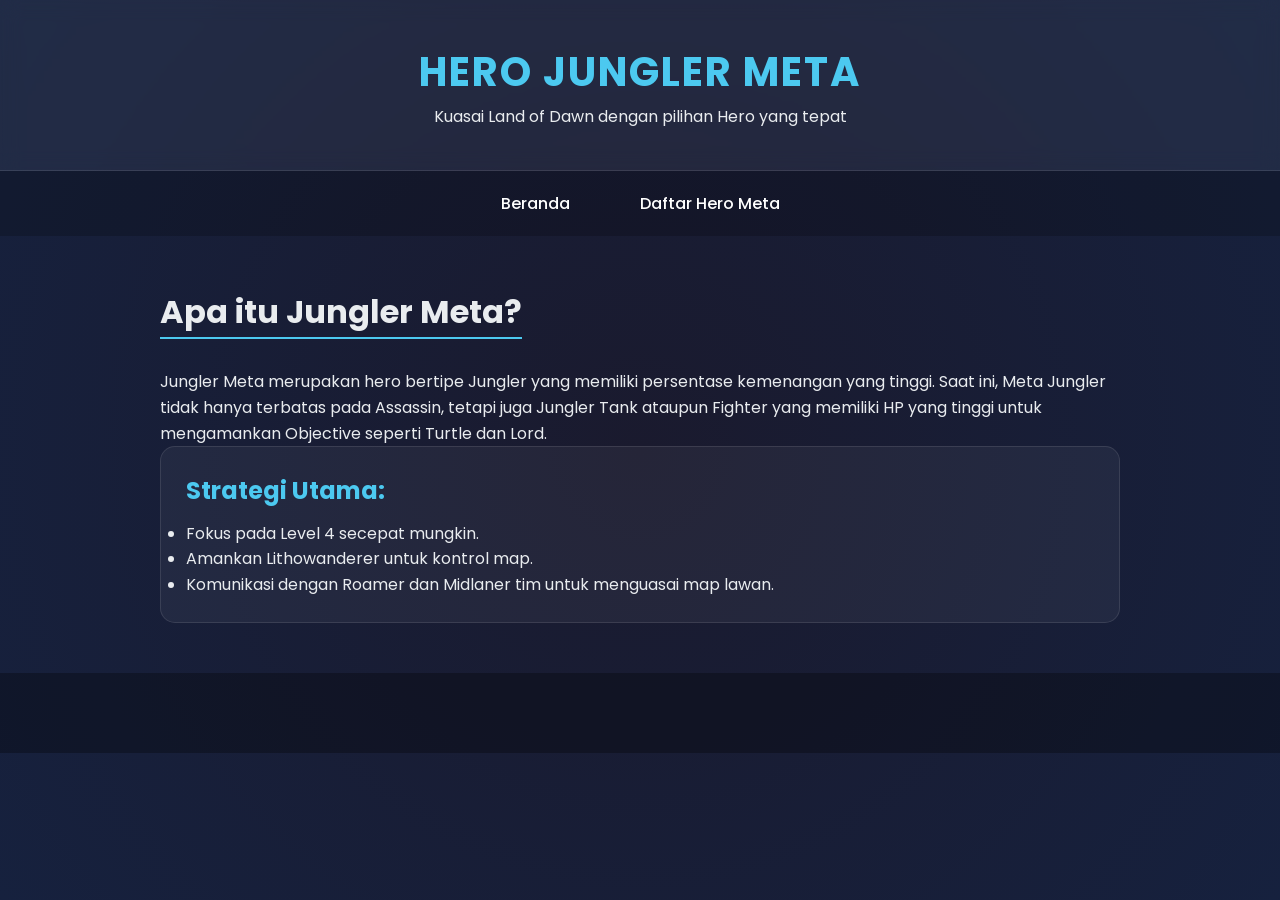
<file: index.html>
<!DOCTYPE html>
<html lang="id">
<head>
    <meta charset="UTF-8">
    <title>MLBB Meta Jungler 2026</title>
    <link rel="stylesheet" href="style.css">
    <link href="https://fonts.googleapis.com/css2?family=Poppins:wght@300;400;600&display=swap" rel="stylesheet">
</head>
<body>
<header>
    <h1>Hero Jungler Meta</h1>
    <p>Kuasai Land of Dawn dengan pilihan Hero yang tepat</p>
</header>

<nav>
    <a href="index.html">Beranda</a>
    <a href="herolistml.html">Daftar Hero Meta</a>
</nav>

<div class="container">
    <h2>Apa itu Jungler Meta?</h2>
    <p>Jungler Meta merupakan hero bertipe Jungler yang memiliki persentase kemenangan yang tinggi. Saat ini, Meta Jungler tidak hanya terbatas pada Assassin, tetapi juga Jungler Tank ataupun Fighter yang memiliki HP yang tinggi untuk mengamankan Objective seperti Turtle dan Lord.</p>

    <div class="hero-card">
        <h3>Strategi Utama:</h3>
        <ul>
            <li>Fokus pada Level 4 secepat mungkin.</li>
            <li>Amankan Lithowanderer untuk kontrol map.</li>
            <li>Komunikasi dengan Roamer dan Midlaner tim untuk menguasai map lawan.</li>
        </ul>
    </div>
</div>

<footer>

</footer>
</body>
</html>
</file>
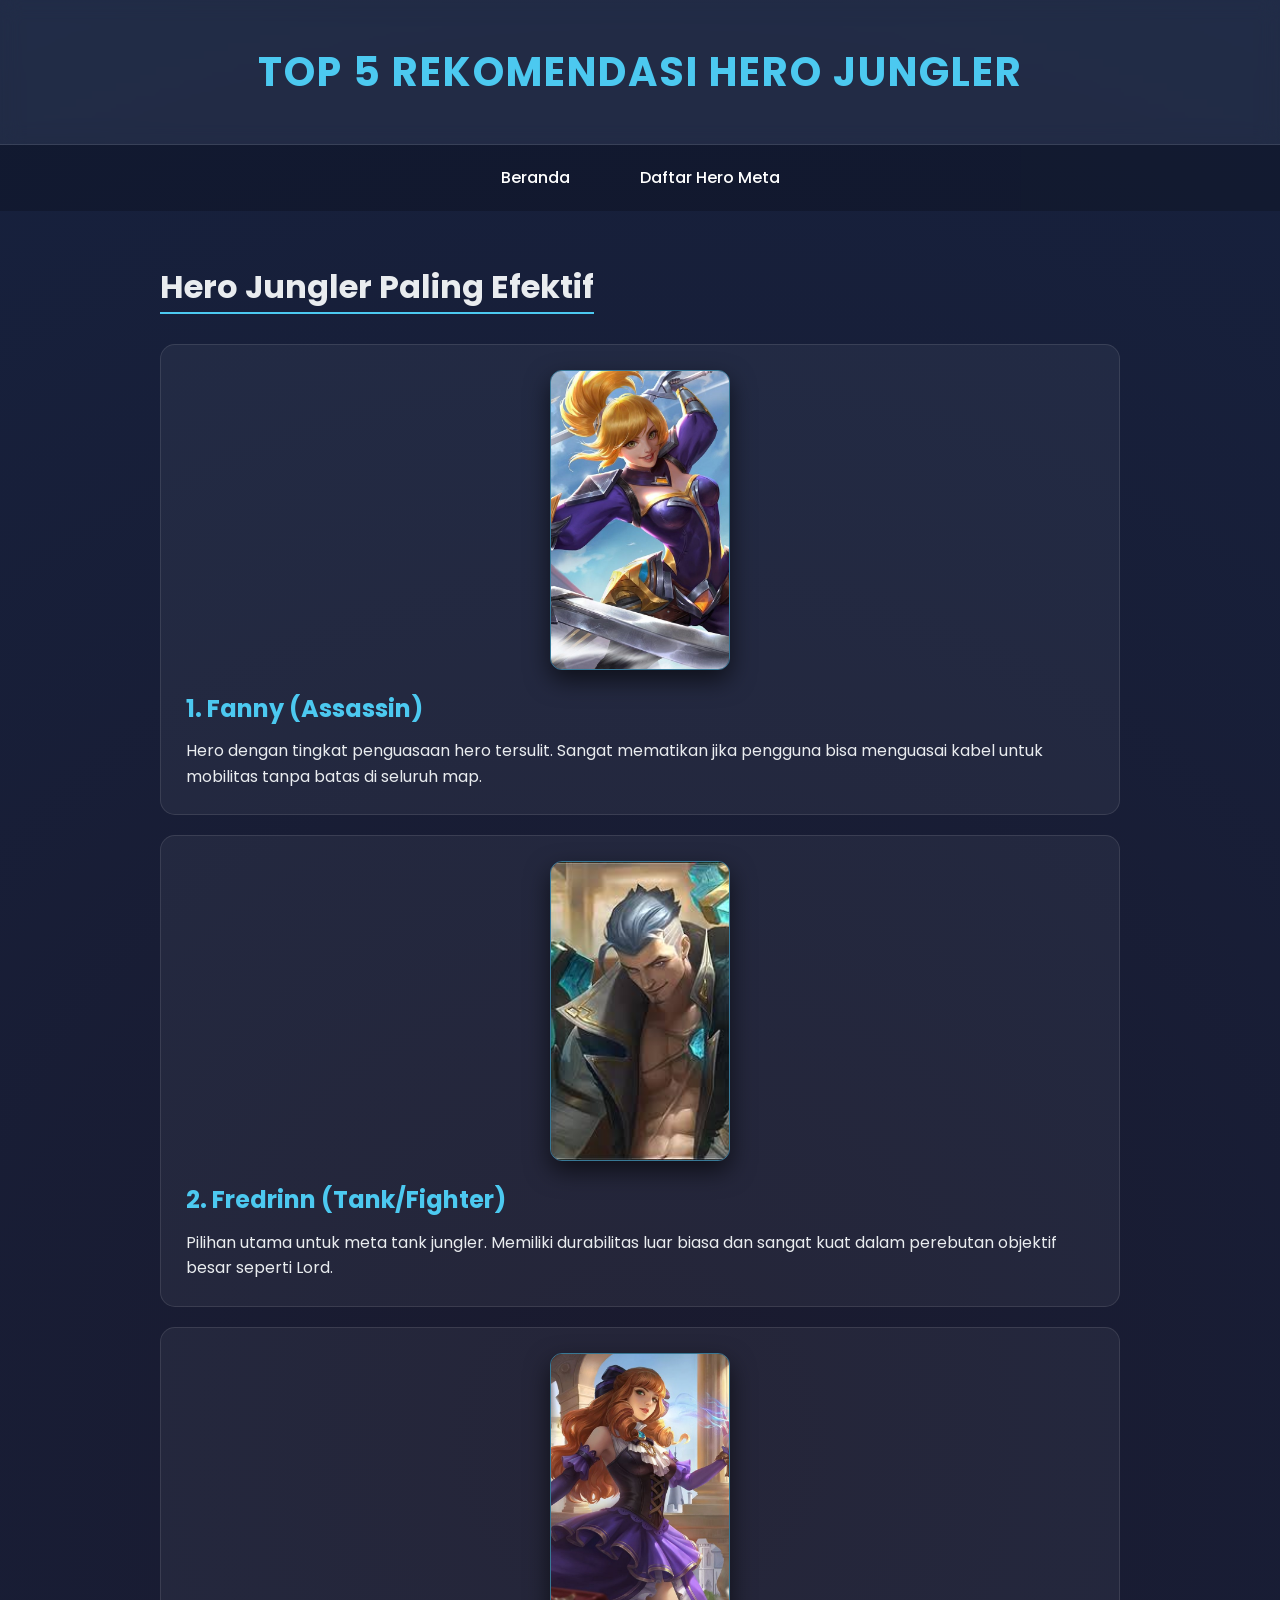
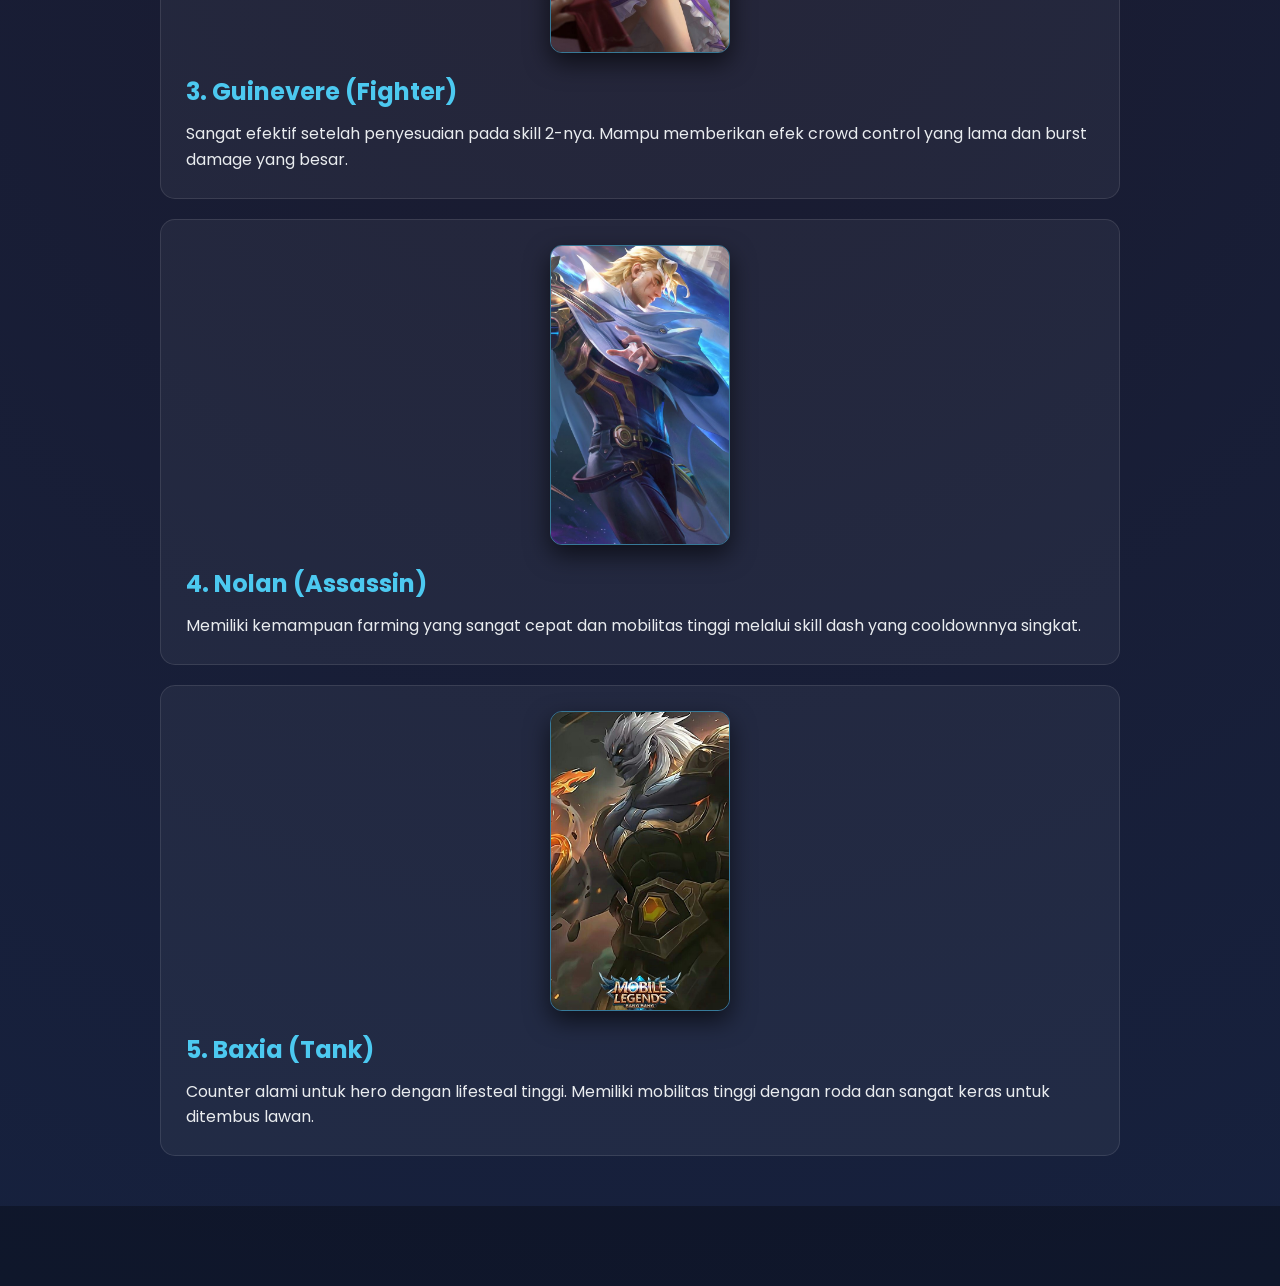
<file: herolistml.html>
<!DOCTYPE html>
<html lang="id">
<head>
    <meta charset="UTF-8">
    <title>Daftar Hero Meta - MLBB</title>
    <link rel="stylesheet" href="style.css">
    <link href="https://fonts.googleapis.com/css2?family=Poppins:wght@300;400;600&display=swap" rel="stylesheet">
</head>
<body>
<header>
    <h1>Top 5 Rekomendasi Hero Jungler</h1>
</header>

<nav>
    <a href="index.html">Beranda</a>
    <a href="hero-list.html">Daftar Hero Meta</a>
</nav>

<div class="container">
    <h2>Hero Jungler Paling Efektif</h2>

    <div class="hero-card">
        <img src="fanny.jpg" alt="Fanny Jungler" class="hero-image">
        <h3>1. Fanny (Assassin)</h3>
        <p>Hero dengan tingkat penguasaan hero tersulit. Sangat mematikan jika pengguna bisa menguasai kabel untuk mobilitas tanpa batas di seluruh map.</p>
    </div>

    <div class="hero-card">
        <img src="fredrinn.jpg" alt="Fredrinn Jungler" class="hero-image">
        <h3>2. Fredrinn (Tank/Fighter)</h3>
        <p>Pilihan utama untuk meta tank jungler. Memiliki durabilitas luar biasa dan sangat kuat dalam perebutan objektif besar seperti Lord.</p>
    </div>

    <div class="hero-card">
        <img src="guin.jpg" alt="Guinevere Jungler" class="hero-image">
        <h3>3. Guinevere (Fighter)</h3>
        <p>Sangat efektif setelah penyesuaian pada skill 2-nya. Mampu memberikan efek crowd control yang lama dan burst damage yang besar.</p>
    </div>

    <div class="hero-card">
        <img src="nolan.jpg" alt="Nolan Jungler" class="hero-image">
        <h3>4. Nolan (Assassin)</h3>
        <p>Memiliki kemampuan farming yang sangat cepat dan mobilitas tinggi melalui skill dash yang cooldownnya singkat.</p>
    </div>

    <div class="hero-card">
        <img src="baxia.jpg" alt="Baxia Jungler" class="hero-image">
        <h3>5. Baxia (Tank)</h3>
        <p>Counter alami untuk hero dengan lifesteal tinggi. Memiliki mobilitas tinggi dengan roda dan sangat keras untuk ditembus lawan.</p>
    </div>
</div>

<footer>
</footer>
</body>

</html>
</file>
<file: style.css>
* {
    margin: 0;
    padding: 0;
    box-sizing: border-box;
}

body {
    font-family: 'Poppins', sans-serif; /* Pastikan font ini terbaca */
    background: radial-gradient(circle, #1a1a2e 0%, #16213e 100%);
    color: #e9ecef;
    line-height: 1.6;
    min-height: 100vh;
}

header {
    background: rgba(255, 255, 255, 0.05);
    backdrop-filter: blur(10px); /* Efek blur kaca */
    padding: 40px 20px;
    text-align: center;
    border-bottom: 1px solid rgba(255, 255, 255, 0.1);
}

header h1 {
    font-size: 2.5rem;
    color: #4cc9f0;
    text-transform: uppercase;
    letter-spacing: 2px;
}

nav {
    display: flex;
    justify-content: center;
    padding: 15px;
    background: rgba(0, 0, 0, 0.2);
    position: sticky;
    top: 0;
    z-index: 1000;
}

nav a {
    color: #ffffff;
    text-decoration: none;
    margin: 0 20px;
    font-weight: 500;
    padding: 5px 15px;
    border-radius: 20px;
    transition: all 0.3s ease;
}

nav a:hover {
    background: #4cc9f0;
    color: #1a1a2e;
}

.container {
    max-width: 1000px;
    margin: 50px auto;
    padding: 0 20px;
}

h2 {
    margin-bottom: 30px;
    text-align: center;
    font-size: 2rem;
    border-bottom: 2px solid #4cc9f0;
    display: inline-block;
}

.hero-card {
    background: rgba(255, 255, 255, 0.05);
    border: 1px solid rgba(255, 255, 255, 0.1);
    padding: 25px;
    margin-bottom: 20px;
    border-radius: 15px;
    transition: transform 0.3s ease, background 0.3s ease;
}

.hero-card:hover {
    transform: translateY(-5px);
    background: rgba(255, 255, 255, 0.1);
    border-color: #4cc9f0;
}

.hero-card h3 {
    color: #4cc9f0;
    margin-bottom: 10px;
    font-size: 1.5rem;
}

footer {
    text-align: center;
    padding: 40px;
    margin-top: 50px;
    background: rgba(0, 0, 0, 0.3);
    font-size: 0.9rem;
    color: #888;
}

.hero-image {
    width: 180px;
    height: 300px;
    object-fit: cover;
    border-radius: 12px;
    margin-bottom: 20px;
    border: 1px solid rgba(76, 201, 240, 0.5);
    display: block;
    margin-left: auto;
    margin-right: auto;
    transition: all 0.4s ease-in-out;
    box-shadow: 0 10px 25px rgba(0, 0, 0, 0.6);
}

.hero-card:hover .hero-image {
    transform: scale(1.05);
    border-color: #4cc9f0;
    box-shadow: 0 0 20px rgba(76, 201, 240, 0.8);
}
</file>
